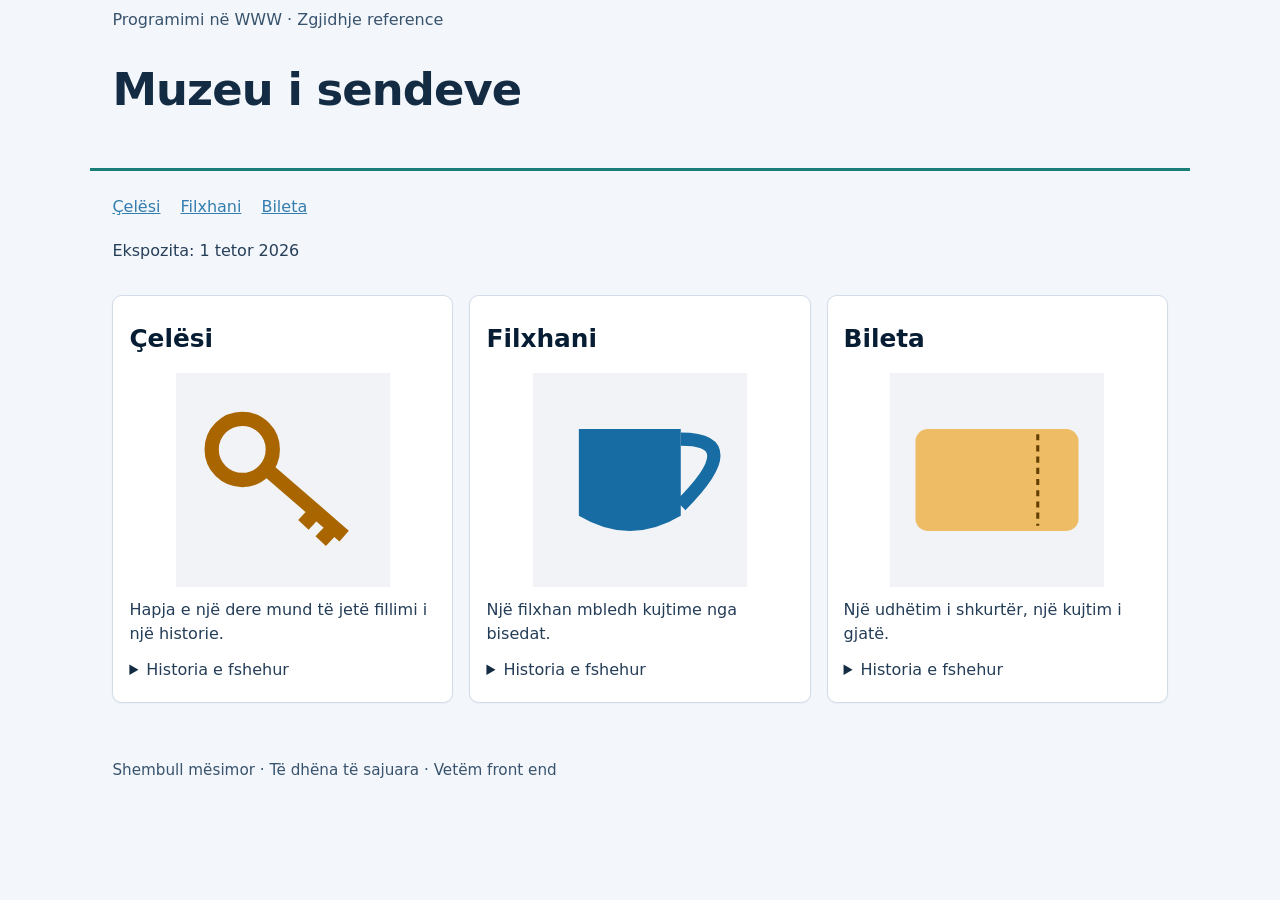
<file: Java2/index.html>
<!doctype html>
<html lang="sq">
  <head>
    <meta charset="UTF-8" />
    <meta name="viewport" content="width=device-width, initial-scale=1" />
    <title>Muzeu i sendeve të zakonshme</title>
    <link rel="stylesheet" href="style.css" />
  </head>
  <body>
    <a class="skip" href="#main">Kalo te përmbajtja</a>

    <header>
      <p>Programimi në WWW · Zgjidhje reference</p>
      <h1>Muzeu i sendeve</h1>
    </header>

    <main id="main">
      <nav class="nav" aria-label="Navigimi i ekspozitës">
        <a href="#celesi">Çelësi</a>
        <a href="#filxhani">Filxhani</a>
        <a href="#bileta">Bileta</a>
      </nav>

      <p class="exhibition">Ekspozita: 1 tetor 2026</p>

      <section class="museum-grid" aria-label="Sendet e muzeut">
        <article class="card" id="celesi">
          <h2>Çelësi</h2>
          <img src="celesi.svg" alt="Ilustrim i një çelësi" />
          <p>Hapja e një dere mund të jetë fillimi i një historie.</p>
          <details>
            <summary>Historia e fshehur</summary>
            <p>Një çelës i vogël mund të hapë një derë të madhe dhe të ruajë kujtime të veçanta.</p>
          </details>
        </article>

        <article class="card" id="filxhani">
          <h2>Filxhani</h2>
          <img src="filxhani.svg" alt="Ilustrim i një filxhani" />
          <p>Një filxhan mbledh kujtime nga bisedat.</p>
          <details>
            <summary>Historia e fshehur</summary>
            <p>Një filxhan i zakonshëm mund të lidhet me mëngjese të qeta, miqësi dhe biseda të gjata.</p>
          </details>
        </article>

        <article class="card" id="bileta">
          <h2>Bileta</h2>
          <img src="bileta.svg" alt="Ilustrim i një bilete" />
          <p>Një udhëtim i shkurtër, një kujtim i gjatë.</p>
          <details>
            <summary>Historia e fshehur</summary>
            <p>Edhe një biletë e vogël mund të jetë dëshmi e një udhëtimi që mbetet gjatë në kujtesë.</p>
          </details>
        </article>
      </section>
    </main>

    <footer>Shembull mësimor · Të dhëna të sajuara · Vetëm front end</footer>
  </body>
</html>
</file>
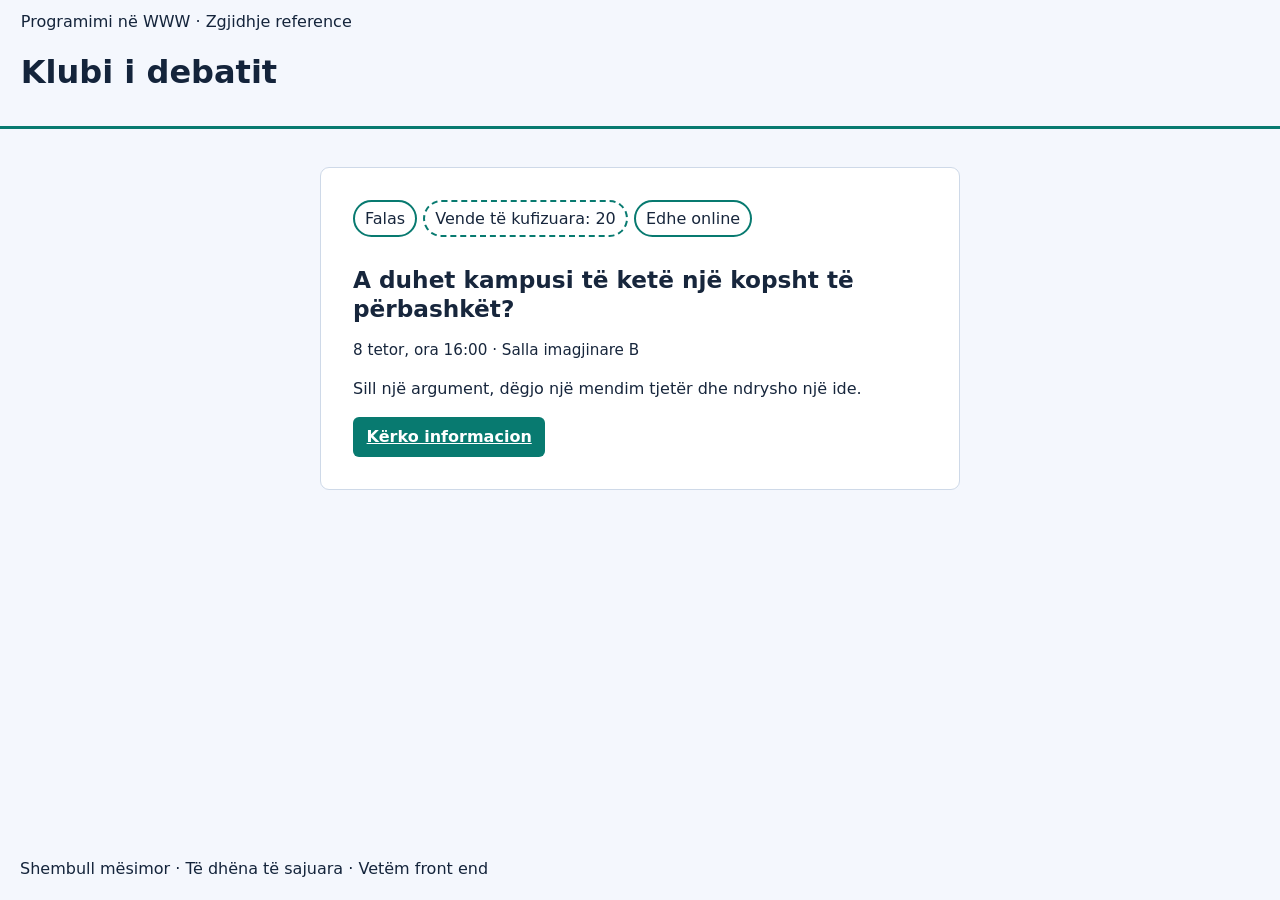
<file: Java3/index.html>
<!doctype html>
<html lang="sq">
  <head>
    <meta charset="UTF-8" />
    <meta name="viewport" content="width=device-width, initial-scale=1" />
    <title>Klubi i debatit</title>
    <link rel="stylesheet" href="style.css" />
    <link rel="stylesheet" href="gabime.css" />
  </head>
  <body>
    <a class="skip" href="#main">Kalo te përmbajtja</a>

    <header class="site-header">
      <p>Programimi në WWW · Zgjidhje reference</p>
      <h1>Klubi i debatit</h1>
    </header>

    <main id="main">
      <article id="poster" class="poster">
        <div class="etiketat" aria-label="Informacione të shkurtra">
          <span class="etiketa">Falas</span>
          <span class="etiketa etiketa--kufizuar">Vende të kufizuara: 20</span>
          <span class="etiketa">Edhe online</span>
        </div>

        <h2>A duhet kampusi të ketë një kopsht të përbashkët?</h2>
        <p class="detajet">
          <time datetime="2026-10-08T16:00">8 tetor, ora 16:00</time>
          · Salla imagjinare B
        </p>
        <p>Sill një argument, dëgjo një mendim tjetër dhe ndrysho një ide.</p>
        <a class="butoni" href="mailto:debati@example.com?subject=Informacion për debatin">
          Kërko informacion
        </a>
      </article>
    </main>

    <footer>Shembull mësimor · Të dhëna të sajuara · Vetëm front end</footer>
  </body>
</html>
</file>
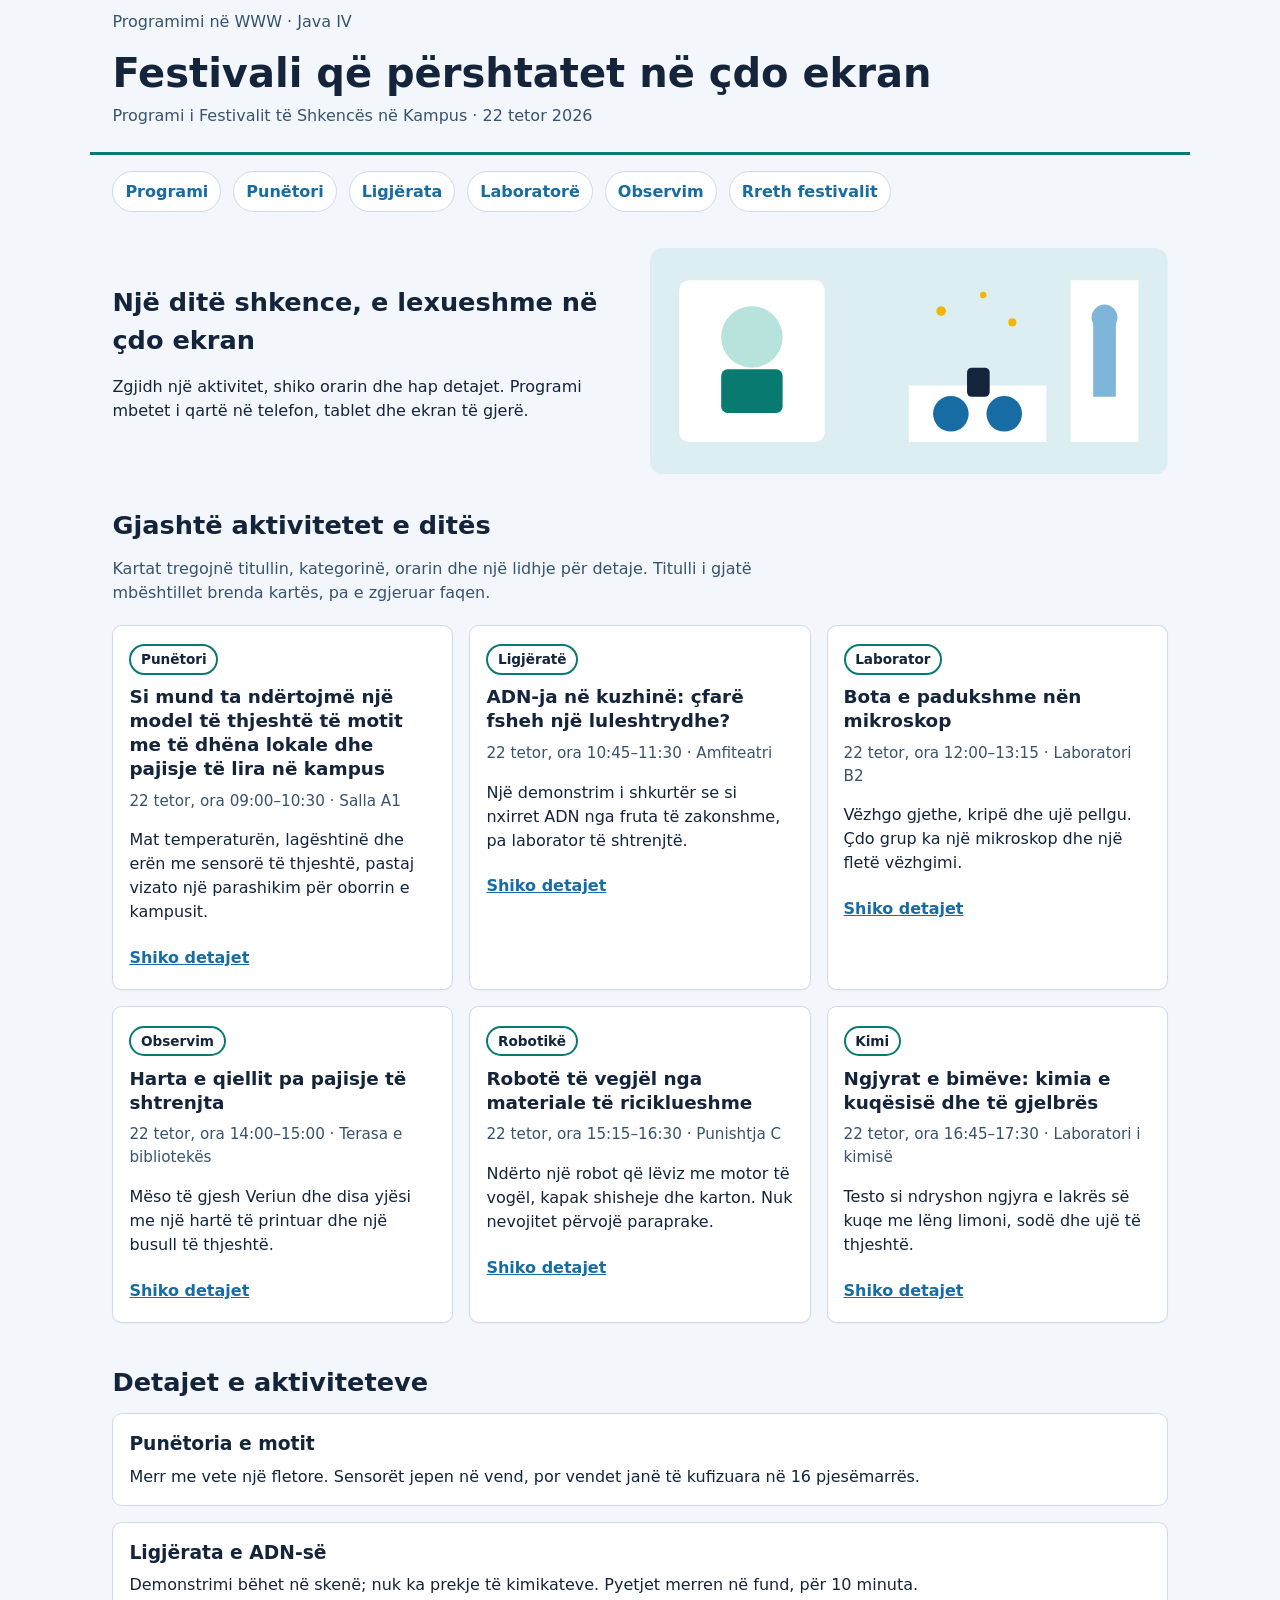
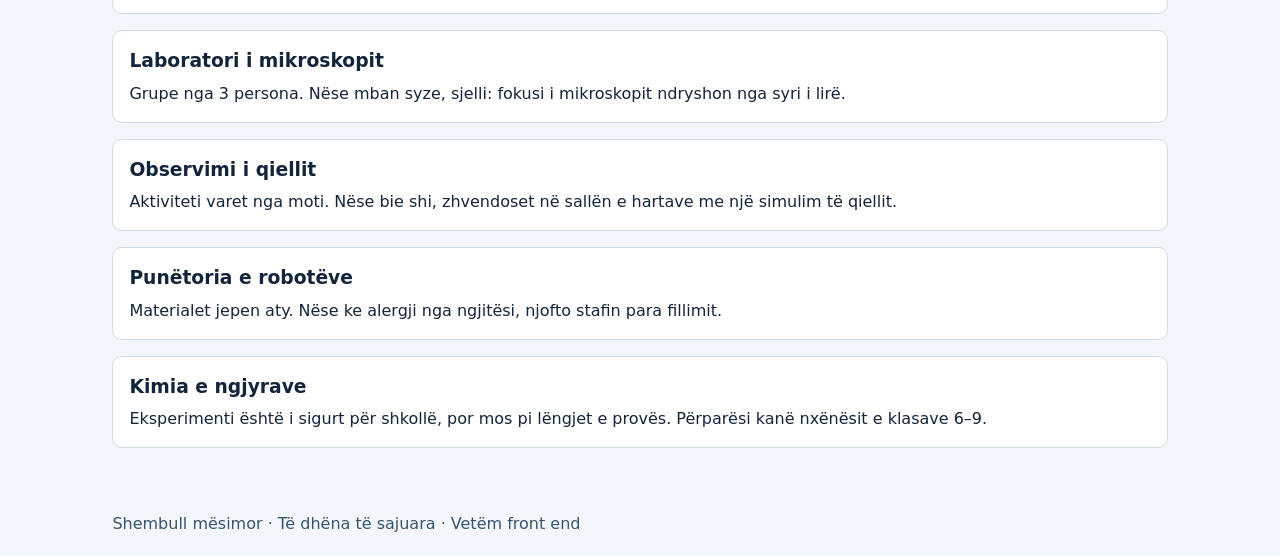
<file: Java4/Fillimi/index.html>
<!doctype html>
<html lang="sq">
  <head>
    <meta charset="UTF-8" />
    <meta name="viewport" content="width=device-width, initial-scale=1" />
    <title>Festivali që përshtatet në çdo ekran</title>
    <link rel="stylesheet" href="style.css" />
  </head>
  <body>
    <a class="skip" href="#main">Kalo te përmbajtja</a>

    <header>
      <p>Programimi në WWW · Java IV</p>
      <h1>Festivali që përshtatet në çdo ekran</h1>
      <p class="nëntitulli">Programi i Festivalit të Shkencës në Kampus · 22 tetor 2026</p>
    </header>

    <nav class="menu" aria-label="Navigimi i festivalit">
      <a href="#programi">Programi</a>
      <a href="#pune-moti">Punëtori</a>
      <a href="#ligjerate-adne">Ligjërata</a>
      <a href="#lab-mikroskop">Laboratorë</a>
      <a href="#observim-qielli">Observim</a>
      <a href="#rreth">Rreth festivalit</a>
    </nav>

    <main id="main">
      <section class="hero" aria-labelledby="hero-titull">
        <div class="hero-tekst">
          <h2 id="hero-titull">Një ditë shkence, e lexueshme në çdo ekran</h2>
          <p>
            Zgjidh një aktivitet, shiko orarin dhe hap detajet. Programi mbetet i
            qartë në telefon, tablet dhe ekran të gjerë.
          </p>
        </div>
        <figure class="hero-figura">
          <svg
            class="imazh-fleksibel"
            viewBox="0 0 640 280"
            role="img"
            aria-labelledby="hero-img-titull hero-img-desc"
          >
            <title id="hero-img-titull">Ilustrim i festivalit të shkencës</title>
            <desc id="hero-img-desc">
              Një poster i thjeshtë me laborator, yje dhe një robot të vogël.
            </desc>
            <rect width="640" height="280" rx="16" fill="#dceef2" />
            <rect x="36" y="40" width="180" height="200" rx="12" fill="#ffffff" />
            <circle cx="126" cy="110" r="38" fill="#b7e3dc" />
            <rect x="88" y="150" width="76" height="54" rx="8" fill="#087a70" />
            <circle cx="360" cy="78" r="6" fill="#f2b705" />
            <circle cx="412" cy="58" r="4" fill="#f2b705" />
            <circle cx="448" cy="92" r="5" fill="#f2b705" />
            <path d="M320 170h170v70H320z" fill="#ffffff" />
            <circle cx="372" cy="205" r="22" fill="#176ca4" />
            <circle cx="438" cy="205" r="22" fill="#176ca4" />
            <rect x="392" y="148" width="28" height="36" rx="6" fill="#14243b" />
            <path d="M520 40h84v200h-84z" fill="#ffffff" />
            <path d="M548 88h28v96h-28z" fill="#7eb6d9" />
            <circle cx="562" cy="86" r="16" fill="#7eb6d9" />
          </svg>
        </figure>
      </section>

      <section id="programi" aria-labelledby="programi-titull">
        <h2 id="programi-titull">Gjashtë aktivitetet e ditës</h2>
        <p class="hyrje">
          Kartat tregojnë titullin, kategorinë, orarin dhe një lidhje për detaje.
          Titulli i gjatë mbështillet brenda kartës, pa e zgjeruar faqen.
        </p>

        <div class="kartat">
          <article class="karta" id="pune-moti">
            <p class="kategori">Punëtori</p>
            <h3>
              Si mund ta ndërtojmë një model të thjeshtë të motit me të dhëna lokale dhe pajisje të lira në kampus
            </h3>
            <p class="orar">
              <time datetime="2026-10-22T09:00">22 tetor, ora 09:00–10:30</time>
              · Salla A1
            </p>
            <p>
              Mat temperaturën, lagështinë dhe erën me sensorë të thjeshtë, pastaj
              vizato një parashikim për oborrin e kampusit.
            </p>
            <a href="#detaje-moti">Shiko detajet</a>
          </article>

          <article class="karta" id="ligjerate-adne">
            <p class="kategori">Ligjëratë</p>
            <h3>ADN-ja në kuzhinë: çfarë fsheh një luleshtrydhe?</h3>
            <p class="orar">
              <time datetime="2026-10-22T10:45">22 tetor, ora 10:45–11:30</time>
              · Amfiteatri
            </p>
            <p>
              Një demonstrim i shkurtër se si nxirret ADN nga fruta të zakonshme,
              pa laborator të shtrenjtë.
            </p>
            <a href="#detaje-adne">Shiko detajet</a>
          </article>

          <article class="karta" id="lab-mikroskop">
            <p class="kategori">Laborator</p>
            <h3>Bota e padukshme nën mikroskop</h3>
            <p class="orar">
              <time datetime="2026-10-22T12:00">22 tetor, ora 12:00–13:15</time>
              · Laboratori B2
            </p>
            <p>
              Vëzhgo gjethe, kripë dhe ujë pellgu. Çdo grup ka një mikroskop dhe
              një fletë vëzhgimi.
            </p>
            <a href="#detaje-mikroskop">Shiko detajet</a>
          </article>

          <article class="karta" id="observim-qielli">
            <p class="kategori">Observim</p>
            <h3>Harta e qiellit pa pajisje të shtrenjta</h3>
            <p class="orar">
              <time datetime="2026-10-22T14:00">22 tetor, ora 14:00–15:00</time>
              · Terasa e bibliotekës
            </p>
            <p>
              Mëso të gjesh Veriun dhe disa yjësi me një hartë të printuar dhe
              një busull të thjeshtë.
            </p>
            <a href="#detaje-qielli">Shiko detajet</a>
          </article>

          <article class="karta" id="robot-riciklim">
            <p class="kategori">Robotikë</p>
            <h3>Robotë të vegjël nga materiale të riciklueshme</h3>
            <p class="orar">
              <time datetime="2026-10-22T15:15">22 tetor, ora 15:15–16:30</time>
              · Punishtja C
            </p>
            <p>
              Ndërto një robot që lëviz me motor të vogël, kapak shisheje dhe
              karton. Nuk nevojitet përvojë paraprake.
            </p>
            <a href="#detaje-robot">Shiko detajet</a>
          </article>

          <article class="karta" id="kime-ngjyra">
            <p class="kategori">Kimi</p>
            <h3>Ngjyrat e bimëve: kimia e kuqësisë dhe të gjelbrës</h3>
            <p class="orar">
              <time datetime="2026-10-22T16:45">22 tetor, ora 16:45–17:30</time>
              · Laboratori i kimisë
            </p>
            <p>
              Testo si ndryshon ngjyra e lakrës së kuqe me lëng limoni, sodë dhe
              ujë të thjeshtë.
            </p>
            <a href="#detaje-ngjyra">Shiko detajet</a>
          </article>
        </div>
      </section>

      <section class="detajet" id="rreth" aria-labelledby="detaje-titull">
        <h2 id="detaje-titull">Detajet e aktiviteteve</h2>

        <article id="detaje-moti">
          <h3>Punëtoria e motit</h3>
          <p>
            Merr me vete një fletore. Sensorët jepen në vend, por vendet janë të
            kufizuara në 16 pjesëmarrës.
          </p>
        </article>
        <article id="detaje-adne">
          <h3>Ligjërata e ADN-së</h3>
          <p>
            Demonstrimi bëhet në skenë; nuk ka prekje të kimikateve. Pyetjet
            merren në fund, për 10 minuta.
          </p>
        </article>
        <article id="detaje-mikroskop">
          <h3>Laboratori i mikroskopit</h3>
          <p>
            Grupe nga 3 persona. Nëse mban syze, sjelli: fokusi i mikroskopit
            ndryshon nga syri i lirë.
          </p>
        </article>
        <article id="detaje-qielli">
          <h3>Observimi i qiellit</h3>
          <p>
            Aktiviteti varet nga moti. Nëse bie shi, zhvendoset në sallën e
            hartave me një simulim të qiellit.
          </p>
        </article>
        <article id="detaje-robot">
          <h3>Punëtoria e robotëve</h3>
          <p>
            Materialet jepen aty. Nëse ke alergji nga ngjitësi, njofto stafin para
            fillimit.
          </p>
        </article>
        <article id="detaje-ngjyra">
          <h3>Kimia e ngjyrave</h3>
          <p>
            Eksperimenti është i sigurt për shkollë, por mos pi lëngjet e
            provës. Përparësi kanë nxënësit e klasave 6–9.
          </p>
        </article>
      </section>
    </main>

    <footer>Shembull mësimor · Të dhëna të sajuara · Vetëm front end</footer>
  </body>
</html>
</file>
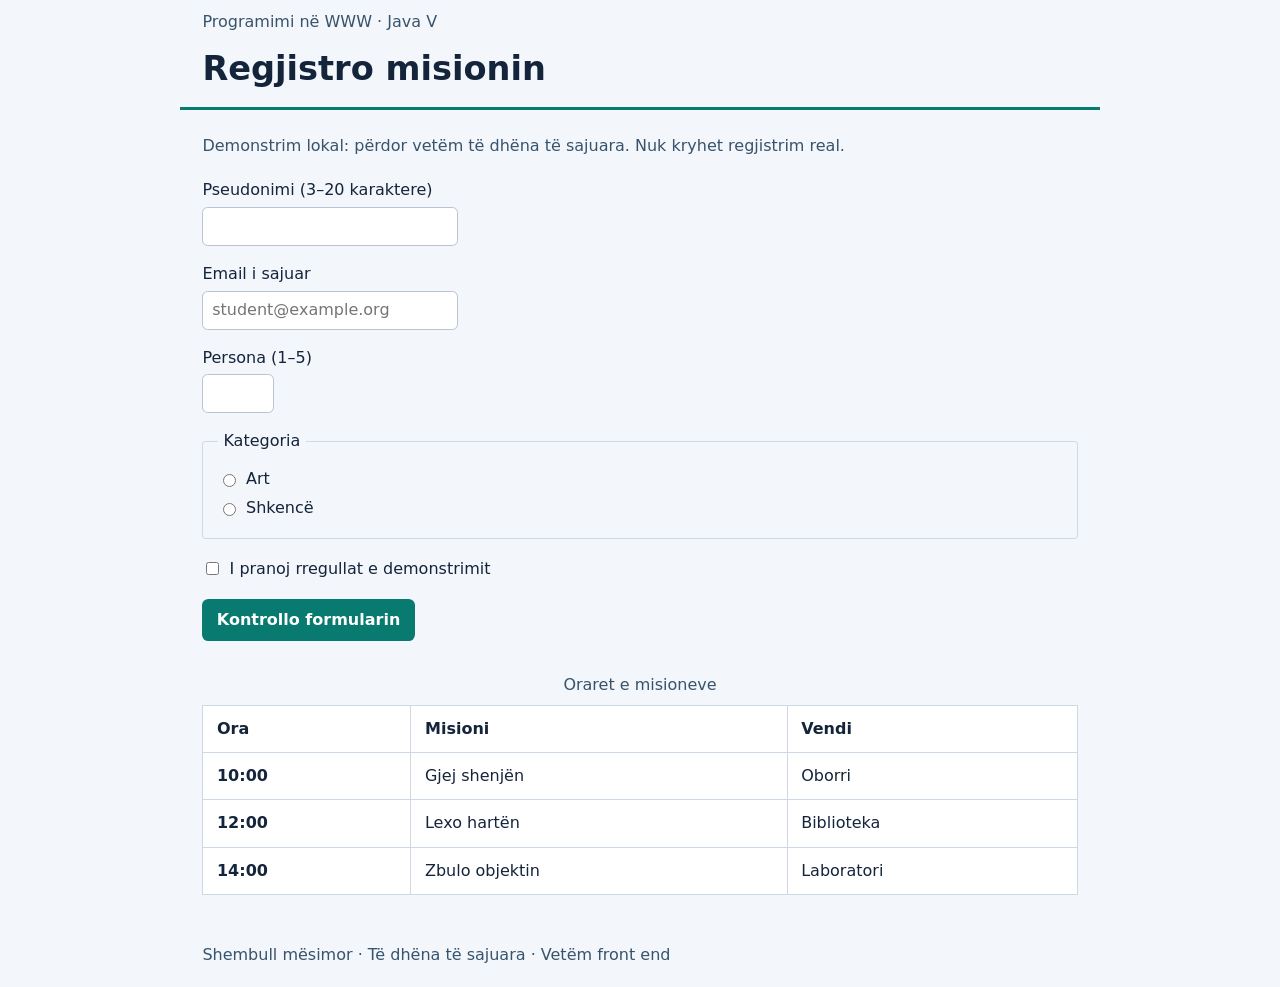
<file: Java5/Fillimi/index.html>
<!doctype html>
<html lang="sq">
  <head>
    <meta charset="UTF-8" />
    <meta name="viewport" content="width=device-width, initial-scale=1" />
    <title>Regjistro misionin</title>
    <link rel="stylesheet" href="style.css" />
  </head>
  <body>
    <a class="skip" href="#main">Kalo te përmbajtja</a>

    <header>
      <p>Programimi në WWW · Java V</p>
      <h1>Regjistro misionin</h1>
    </header>

    <main id="main">
      <p class="shenim">
        Demonstrim lokal: përdor vetëm të dhëna të sajuara. Nuk kryhet
        regjistrim real.
      </p>

      <form action="pranuar.html" method="get">
        <p class="fushe">
          <label for="pseudonimi">Pseudonimi (3–20 karaktere)</label>
          <input
            id="pseudonimi"
            name="pseudonimi"
            type="text"
            minlength="3"
            maxlength="20"
            required
            autocomplete="nickname"
          />
        </p>

        <p class="fushe">
          <label for="email">Email i sajuar</label>
          <input
            id="email"
            name="email"
            type="email"
            required
            placeholder="student@example.org"
            autocomplete="email"
          />
        </p>

        <p class="fushe">
          <label for="persona">Persona (1–5)</label>
          <input
            id="persona"
            name="persona"
            type="number"
            min="1"
            max="5"
            required
            inputmode="numeric"
          />
        </p>

        <fieldset>
          <legend>Kategoria</legend>
          <p class="zgjedhje">
            <input id="kategoria-art" name="kategoria" type="radio" value="art" required />
            <label for="kategoria-art">Art</label>
          </p>
          <p class="zgjedhje">
            <input id="kategoria-shkence" name="kategoria" type="radio" value="shkence" />
            <label for="kategoria-shkence">Shkencë</label>
          </p>
        </fieldset>

        <p class="zgjedhje pranim">
          <input id="rregullat" name="rregullat" type="checkbox" value="po" required />
          <label for="rregullat">I pranoj rregullat e demonstrimit</label>
        </p>

        <button type="submit">Kontrollo formularin</button>
      </form>

      <table>
        <caption>
          Oraret e misioneve
        </caption>
        <thead>
          <tr>
            <th scope="col">Ora</th>
            <th scope="col">Misioni</th>
            <th scope="col">Vendi</th>
          </tr>
        </thead>
        <tbody>
          <tr>
            <th scope="row">10:00</th>
            <td>Gjej shenjën</td>
            <td>Oborri</td>
          </tr>
          <tr>
            <th scope="row">12:00</th>
            <td>Lexo hartën</td>
            <td>Biblioteka</td>
          </tr>
          <tr>
            <th scope="row">14:00</th>
            <td>Zbulo objektin</td>
            <td>Laboratori</td>
          </tr>
        </tbody>
      </table>
    </main>

    <footer>Shembull mësimor · Të dhëna të sajuara · Vetëm front end</footer>
  </body>
</html>
</file>
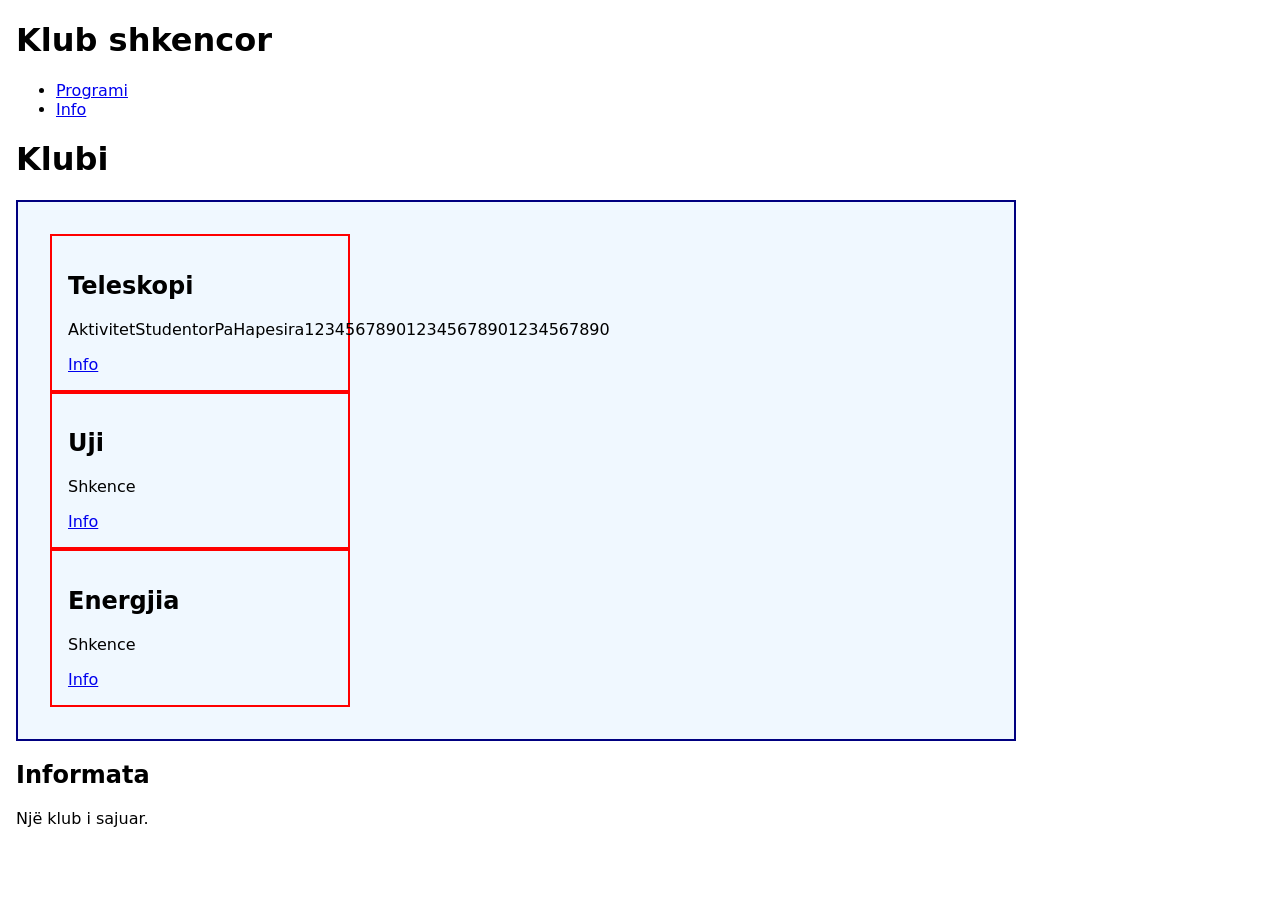
<file: prova1/Fillimi/index.html>
<!doctype html>
<html lang="sq">
  <head>
    <meta charset="UTF-8" />
    <meta name="viewport" content="width=device-width,initial-scale=1" />
    <title>Prova</title>
    <link rel="stylesheet" href="style.css" />
  </head>
  <body>
    <h1>Klub shkencor</h1>

    <nav>
      <ul>
        <li><a href="#programi">Programi</a></li>
        <li><a href="#info">Info</a></li>
      </ul>
    </nav>

    <main>
      <h1>Klubi</h1>

      <section id="programi" class="cards">
        <!-- TODO: tri article me h2 dhe kategori -->
         <article class="art1">
          <h2>Teleskopi</h2>
          <p>AktivitetStudentorPaHapesira123456789012345678901234567890</p>
          <a href="#info">Info</a>
         </article>

         <article class="art2">
          <h2>Uji</h2>
          <p>Shkence</p>
          <a href="#info">Info</a>
         </article>

         <article class="art3">
          <h2>Energjia</h2>
          <p>Shkence</p>
          <a href="#info">Info</a>
         </article>

      </section>

      <section id="info">
        <h2>Informata</h2>
        <p>Një klub i sajuar.</p>
      </section>

    </main>

  </body>
</html>
</file>
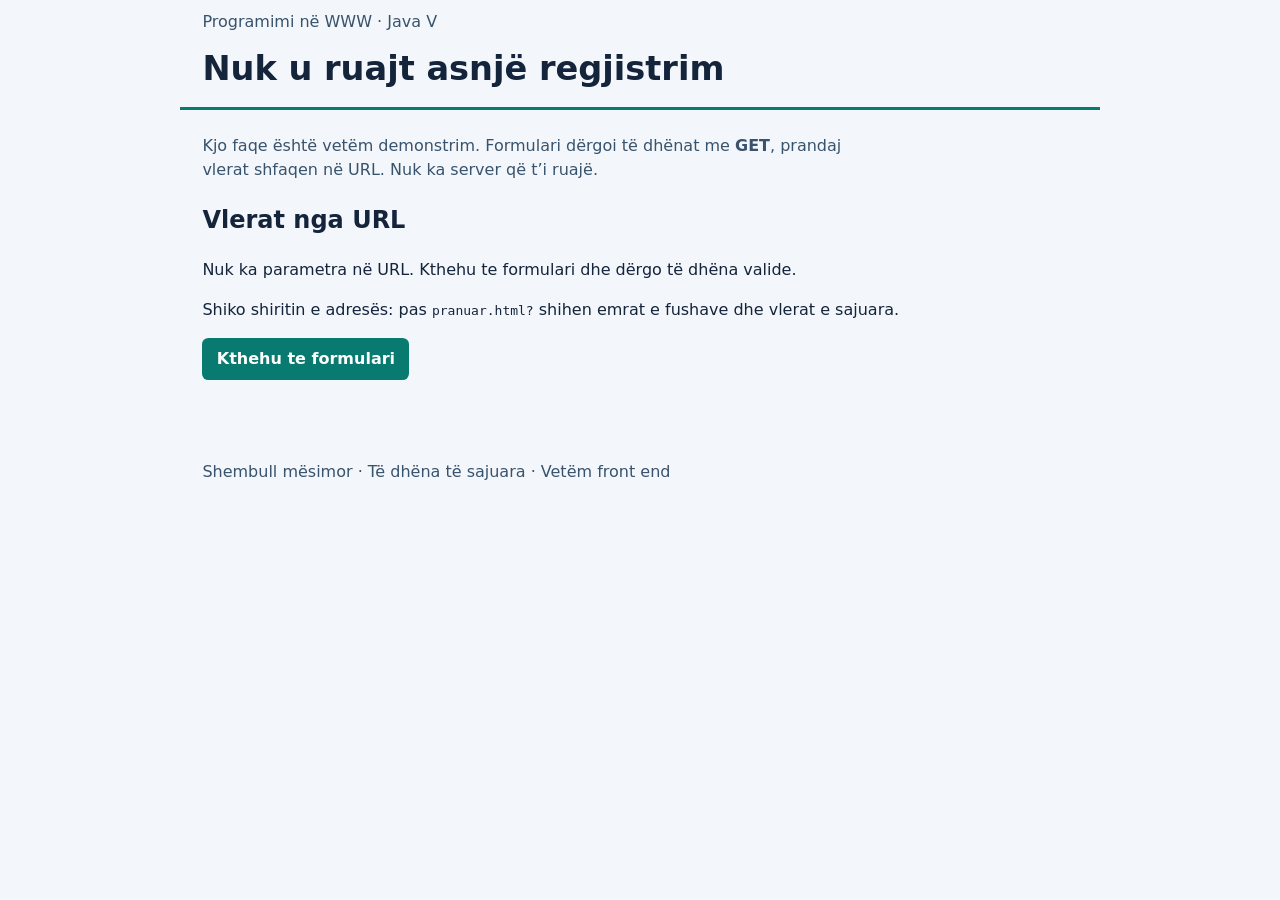
<file: Java5/Fillimi/pranuar.html>
<!doctype html>
<html lang="sq">
  <head>
    <meta charset="UTF-8" />
    <meta name="viewport" content="width=device-width, initial-scale=1" />
    <title>Demonstrimi i GET</title>
    <link rel="stylesheet" href="style.css" />
  </head>
  <body>
    <a class="skip" href="#main">Kalo te përmbajtja</a>

    <header>
      <p>Programimi në WWW · Java V</p>
      <h1>Nuk u ruajt asnjë regjistrim</h1>
    </header>

    <main id="main">
      <p class="shenim">
        Kjo faqe është vetëm demonstrim. Formulari dërgoi të dhënat me
        <strong>GET</strong>, prandaj vlerat shfaqen në URL. Nuk ka server që
        t’i ruajë.
      </p>

      <h2>Vlerat nga URL</h2>
      <dl class="te-dhenat" id="te-dhenat"></dl>

      <p>
        Shiko shiritin e adresës: pas
        <code>pranuar.html?</code>
        shihen emrat e fushave dhe vlerat e sajuara.
      </p>

      <a class="kthehu" href="index.html">Kthehu te formulari</a>
    </main>

    <footer>Shembull mësimor · Të dhëna të sajuara · Vetëm front end</footer>

    <script>
      const emrat = {
        pseudonimi: "Pseudonimi",
        email: "Email i sajuar",
        persona: "Persona",
        kategoria: "Kategoria",
        rregullat: "Rregullat",
      };

      const params = new URLSearchParams(location.search);
      const lista = document.getElementById("te-dhenat");

      if ([...params].length === 0) {
        const p = document.createElement("p");
        p.textContent = "Nuk ka parametra në URL. Kthehu te formulari dhe dërgo të dhëna valide.";
        lista.replaceWith(p);
      } else {
        for (const [celesi, vlera] of params) {
          const dt = document.createElement("dt");
          dt.textContent = emrat[celesi] || celesi;
          const dd = document.createElement("dd");
          dd.textContent = vlera;
          lista.append(dt, dd);
        }
      }
    </script>
  </body>
</html>
</file>
<file: Java2/style.css>
* {
  box-sizing: border-box;
}

html {
  scroll-behavior: smooth;
}

body {
  font-family: system-ui, -apple-system, BlinkMacSystemFont, "Segoe UI", sans-serif;
  margin: 0;
  min-height: 100vh;
  background: #f3f6fa;
  color: #132b43;
  line-height: 1.5;
}

.skip {
  position: absolute;
  left: -9999px;
  top: 0;
}

.skip:focus {
  left: 1rem;
  top: 1rem;
  z-index: 10;
  padding: 0.5rem 0.75rem;
  background: #fff;
  color: #176ca4;
  border: 2px solid #176ca4;
  border-radius: 0.25rem;
}

header,
main,
footer {
  max-width: 1100px;
  margin-inline: auto;
}

header {
  padding: 0.5rem 1.4rem 2.8rem;
  border-bottom: 3px solid #197d78;
}

header p {
  margin: 0 0 1.5rem;
  color: #38536d;
  font-size: 1rem;
}

h1 {
  margin: 0;
  font-size: clamp(2rem, 4vw, 2.8rem);
  letter-spacing: -0.02em;
}

main {
  padding: 1.5rem 1.4rem 3.5rem;
}

.nav {
  display: flex;
  gap: 1.25rem;
  margin-bottom: 1.25rem;
}

.nav a {
  color: #337daf;
  font-size: 1rem;
}

.nav a:hover,
.nav a:focus-visible {
  color: #175a83;
}

.exhibition {
  margin: 0 0 2rem;
  color: #263f59;
}

.museum-grid {
  display: grid;
  grid-template-columns: repeat(3, minmax(0, 1fr));
  gap: 1rem;
}

.card {
  background: #fff;
  border: 1px solid #d1dce8;
  border-radius: 0.6rem;
  padding: 1.5rem 1rem 1.2rem;
  box-shadow: 0 1px 2px rgba(20, 40, 60, 0.04);
}

.card h2 {
  margin: 0 0 1rem;
  font-size: 1.55rem;
  color: #071d34;
}

.card img {
  display: block;
  width: 214px;
  height: 214px;
  max-width: 100%;
  margin: 0 auto 0.7rem;
  background: #f1f3f6;
}

.card > p {
  margin: 0 0 0.75rem;
  color: #243d57;
}

details {
  color: #243d57;
}

summary {
  cursor: pointer;
  font-size: 1rem;
}

summary::marker {
  color: #132b43;
}

details p {
  margin: 0.6rem 0 0;
  padding-left: 1.2rem;
}

footer {
  padding: 0 1.4rem 0.5rem;
  color: #38536d;
  font-size: 0.95rem;
}

@media (max-width: 800px) {
  .museum-grid {
    grid-template-columns: 1fr;
  }

  .card img {
    width: min(210px, 100%);
    height: auto;
  }
}

@media (max-width: 480px) {
  header,
  main,
  footer {
    padding-left: 1rem;
    padding-right: 1rem;
  }

  .nav {
    flex-wrap: wrap;
    gap: 0.75rem 1.25rem;
  }
}
</file>
<file: Java3/style.css>
:root {
  --sfondi: #f4f7fd;
  --paneli: #ffffff;
  --teksti: #14243b;
  --theksi: #087a70;
  --korniza: #ced9e8;
  --hapesira: 1rem;
}

* {
  box-sizing: border-box;
}

html,
body {
  min-height: 100%;
}

body {
  font-family: system-ui, sans-serif;
  color: var(--teksti);
  background: var(--sfondi);
  margin: 0;
  line-height: 1.45;
}

.skip {
  position: absolute;
  top: -4rem;
  left: var(--hapesira);
  z-index: 1;
  padding: 0.6rem 0.9rem;
  color: white;
  background: var(--theksi);
}

.skip:focus {
  top: var(--hapesira);
}

.site-header {
  padding: 0.65rem 1.3rem 2.25rem;
  border-bottom: 3px solid var(--theksi);
}

.site-header p {
  margin: 0 0 1.25rem;
}

h1 {
  margin: 0;
  font-size: 2rem;
  line-height: 1.15;
}

main {
  padding: 2.35rem var(--hapesira);
}

.poster {
  margin-inline: auto;
  border: 1px solid var(--korniza);
  border-radius: 9px;
  background: var(--paneli);
}

.etiketat {
  display: flex;
  flex-wrap: wrap;
  gap: 0.4rem;
  margin-bottom: 1.75rem;
}

.etiketa {
  display: inline-block;
  padding: 0.32rem 0.62rem;
  border: 2px solid var(--theksi);
  border-radius: 999px;
}

.etiketa--kufizuar {
  border-style: dashed;
}

h2 {
  margin: 0 0 1rem;
  font-size: 1.45rem;
  line-height: 1.25;
}

.poster p {
  margin: 0 0 1rem;
}

.detajet {
  font-size: 0.95rem;
}

.butoni {
  display: inline-block;
  padding: 0.55rem 0.85rem;
  border-radius: 6px;
  color: white;
  background: var(--theksi);
  font-weight: 600;
}

.butoni:hover {
  background: #075f58;
}

a:focus-visible {
  outline: 4px solid #f2b705;
  outline-offset: 3px;
}

footer {
  padding: 1.25rem;
}

@media (min-height: 560px) {
  body {
    display: flex;
    min-height: 100vh;
    flex-direction: column;
  }

  footer {
    margin-top: auto;
  }
}

@media (max-width: 480px) {
  .site-header {
    padding-bottom: 1.5rem;
  }

  h1 {
    font-size: 1.75rem;
  }

  main {
    padding-block: 1.5rem;
  }

  h2 {
    font-size: 1.25rem;
  }
}
</file>
<file: Java3/gabime.css>
/*
  #poster fitonte ndaj .poster sepse selektori me ID ka specifikë më të
  lartë. Rregullat tani janë bashkuar këtu pa konflikt dhe pa !important.

  box-sizing: border-box (te style.css) bën që padding dhe border të
  përfshihen brenda width, ndaj paneli nuk e tejkalon ekranin.
*/
#poster {
  color: #17263c;
  width: min(100%, 40rem);
  padding: clamp(1.5rem, 4vw, 2rem);
}
</file>
<file: Java4/Fillimi/style.css>
:root {
  --sfondi: #f3f6fa;
  --paneli: #ffffff;
  --teksti: #14243b;
  --ndihmes: #38536d;
  --theksi: #087a70;
  --lidhja: #176ca4;
  --korniza: #ced9e8;
  --hapesira: 1rem;
}

* {
  box-sizing: border-box;
}

html {
  scroll-behavior: smooth;
}

body {
  font-family: system-ui, -apple-system, BlinkMacSystemFont, "Segoe UI", sans-serif;
  margin: 0;
  min-height: 100vh;
  color: var(--teksti);
  background: var(--sfondi);
  line-height: 1.5;
}

.skip {
  position: absolute;
  left: -9999px;
  top: 0;
}

.skip:focus {
  left: var(--hapesira);
  top: var(--hapesira);
  z-index: 10;
  padding: 0.5rem 0.75rem;
  background: var(--paneli);
  color: var(--lidhja);
  border: 2px solid var(--lidhja);
  border-radius: 0.25rem;
}

header,
.menu,
main,
footer {
  width: min(1100px, 100%);
  margin-inline: auto;
  padding-inline: 1.4rem;
}

header {
  padding-top: 0.65rem;
  padding-bottom: 1.5rem;
  border-bottom: 3px solid var(--theksi);
}

header p {
  margin: 0 0 1rem;
  color: var(--ndihmes);
}

h1 {
  margin: 0 0 0.5rem;
  font-size: clamp(1.7rem, 4vw, 2.5rem);
  line-height: 1.15;
  overflow-wrap: anywhere;
}

.nëntitulli {
  margin: 0;
  font-size: 1rem;
}

.menu {
  display: flex;
  flex-wrap: wrap;
  gap: 0.55rem 0.75rem;
  padding-block: 1rem;
}

.menu a {
  display: inline-block;
  padding: 0.45rem 0.75rem;
  border: 1px solid var(--korniza);
  border-radius: 999px;
  background: var(--paneli);
  color: var(--lidhja);
  text-decoration: none;
  font-weight: 600;
}

.menu a:hover {
  border-color: var(--theksi);
  color: var(--theksi);
}

.menu a:focus-visible,
.skip:focus,
.karta a:focus-visible,
.detajet a:focus-visible {
  outline: 3px solid #f2b705;
  outline-offset: 3px;
}

main {
  padding-top: 1.25rem;
  padding-bottom: 3rem;
}

.hero {
  display: flex;
  flex-wrap: wrap;
  gap: 1.25rem;
  align-items: center;
  margin-bottom: 2rem;
}

.hero-tekst {
  flex: 1 1 16rem;
  min-width: 0;
}

.hero-figura {
  flex: 1 1 16rem;
  min-width: 0;
  margin: 0;
}

.imazh-fleksibel {
  display: block;
  width: 100%;
  max-width: 100%;
  height: auto;
}

h2 {
  margin: 0 0 0.75rem;
  font-size: clamp(1.25rem, 3vw, 1.6rem);
  overflow-wrap: anywhere;
}

.hyrje {
  margin: 0 0 1.25rem;
  color: var(--ndihmes);
  max-width: 42rem;
}

.kartat {
  display: grid;
  grid-template-columns: 1fr;
  gap: 1rem;
}

.karta {
  min-width: 0;
  padding: 1.15rem 1rem 1.2rem;
  border: 1px solid var(--korniza);
  border-radius: 0.6rem;
  background: var(--paneli);
  box-shadow: 0 1px 2px rgba(20, 40, 60, 0.04);
}

.kategori {
  display: inline-block;
  margin: 0 0 0.65rem;
  padding: 0.2rem 0.6rem;
  border: 2px solid var(--theksi);
  border-radius: 999px;
  font-size: 0.85rem;
  font-weight: 600;
}

.karta h3 {
  margin: 0 0 0.55rem;
  font-size: 1.15rem;
  line-height: 1.3;
  overflow-wrap: anywhere;
}

.orar {
  margin: 0 0 0.7rem;
  color: var(--ndihmes);
  font-size: 0.95rem;
}

.karta p {
  overflow-wrap: anywhere;
}

.karta a {
  display: inline-block;
  margin-top: 0.35rem;
  color: var(--lidhja);
  font-weight: 600;
}

.karta a:hover {
  color: #0d4f7a;
}

.detajet {
  margin-top: 2.5rem;
}

.detajet article {
  min-width: 0;
  margin-bottom: 1rem;
  padding: 1rem;
  border: 1px solid var(--korniza);
  border-radius: 0.6rem;
  background: var(--paneli);
}

.detajet h3 {
  margin: 0 0 0.4rem;
  overflow-wrap: anywhere;
}

.detajet p {
  margin: 0;
  overflow-wrap: anywhere;
}

footer {
  padding-bottom: 1.25rem;
  color: var(--ndihmes);
}

@media (min-width: 600px) {
  .kartat {
    grid-template-columns: repeat(2, minmax(0, 1fr));
  }
}

@media (min-width: 900px) {
  .kartat {
    grid-template-columns: repeat(3, minmax(0, 1fr));
  }

  .hero {
    flex-wrap: nowrap;
  }
}

@media (max-width: 480px) {
  header,
  .menu,
  main,
  footer {
    padding-inline: 1rem;
  }
}
</file>
<file: Java5/Fillimi/style.css>
:root {
  --sfondi: #f3f6fa;
  --paneli: #ffffff;
  --teksti: #14243b;
  --ndihmes: #38536d;
  --theksi: #087a70;
  --korniza: #ced9e8;
  --hapesira: 1rem;
}

* {
  box-sizing: border-box;
}

body {
  font-family: system-ui, -apple-system, BlinkMacSystemFont, "Segoe UI", sans-serif;
  margin: 0;
  min-height: 100vh;
  color: var(--teksti);
  background: var(--sfondi);
  line-height: 1.5;
}

.skip {
  position: absolute;
  left: -9999px;
  top: 0;
}

.skip:focus {
  left: var(--hapesira);
  top: var(--hapesira);
  z-index: 10;
  padding: 0.5rem 0.75rem;
  background: var(--paneli);
  color: var(--theksi);
  border: 2px solid var(--theksi);
  border-radius: 0.25rem;
}

header,
main,
footer {
  width: min(920px, 100%);
  margin-inline: auto;
  padding-inline: 1.4rem;
}

header {
  padding-top: 0.65rem;
  padding-bottom: 1.15rem;
  border-bottom: 3px solid var(--theksi);
}

header p {
  margin: 0 0 1rem;
  color: var(--ndihmes);
}

h1 {
  margin: 0;
  font-size: clamp(1.6rem, 3.5vw, 2.1rem);
  line-height: 1.15;
}

main {
  padding-top: 1.5rem;
  padding-bottom: 3rem;
}

.shenim {
  margin: 0 0 1.25rem;
  color: var(--ndihmes);
  max-width: 42rem;
}

.fushe {
  margin: 0 0 1rem;
}

label {
  display: block;
  margin-bottom: 0.3rem;
}

input[type="text"],
input[type="email"],
input[type="number"] {
  display: block;
  width: min(16rem, 100%);
  padding: 0.4rem 0.55rem;
  border: 1px solid #b8c4d4;
  border-radius: 0.35rem;
  background: var(--paneli);
  color: var(--teksti);
  font: inherit;
}

input[type="number"] {
  width: 4.5rem;
}

fieldset {
  margin: 0.75rem 0 1.1rem;
  padding: 0.5rem 0.9rem 0.75rem;
  border: 1px solid var(--korniza);
  border-radius: 0.2rem;
}

legend {
  padding: 0 0.35rem;
}

.zgjedhje {
  display: flex;
  align-items: center;
  gap: 0.45rem;
  margin: 0.35rem 0;
}

.zgjedhje label {
  display: inline;
  margin: 0;
}

.pranim {
  margin: 0 0 1.15rem;
}

button[type="submit"],
.kthehu {
  display: inline-block;
  margin: 0 0 2rem;
  padding: 0.55rem 0.9rem;
  border: 0;
  border-radius: 0.4rem;
  background: var(--theksi);
  color: #fff;
  font: inherit;
  font-weight: 600;
  cursor: pointer;
  text-decoration: none;
}

button[type="submit"]:hover,
.kthehu:hover {
  background: #06665e;
}

button[type="submit"]:focus-visible,
.kthehu:focus-visible,
input:focus-visible,
.skip:focus {
  outline: 3px solid #f2b705;
  outline-offset: 3px;
}

table {
  width: 100%;
  border-collapse: collapse;
  background: var(--paneli);
}

caption {
  caption-side: top;
  padding-bottom: 0.5rem;
  color: var(--ndihmes);
}

th,
td {
  padding: 0.7rem 0.85rem;
  border: 1px solid var(--korniza);
  text-align: left;
  vertical-align: top;
}

thead th {
  font-weight: 700;
}

tbody th {
  font-weight: 700;
  white-space: nowrap;
}

.te-dhenat {
  margin: 0 0 1.25rem;
  padding: 0.9rem 1.1rem;
  border: 1px solid var(--korniza);
  border-radius: 0.45rem;
  background: var(--paneli);
}

.te-dhenat dt {
  font-weight: 700;
}

.te-dhenat dd {
  margin: 0 0 0.65rem;
}

footer {
  padding-bottom: 1.25rem;
  color: var(--ndihmes);
}

@media (max-width: 480px) {
  header,
  main,
  footer {
    padding-inline: 1rem;
  }
}
</file>
<file: prova1/Fillimi/style.css>
* { 
  box-sizing: border-box; 
}

.container { 
  display: grid; 
  gap: 1rem; 
}

body {
  font-family: system-ui;
  margin: 1rem;
}

.cards {
  background-color: aliceblue;
  color: black;
  width: 1000px;
  padding: 2rem;
  border: 2px solid navy;
  grid-template-columns: 3fr;
  
}

.art1 {
  width: 300px;
  padding: 1rem;
  border: 2px solid red;
}

.art2 {
  width: 300px;
  padding: 1rem;
  border: 2px solid red;
}

.art3 {
  width: 300px;
  padding: 1rem;
  border: 2px solid red;
}


a:focus-visible {
  outline: 3px solid navy;
  outline-offset: 3px;
}

@media (min-width: 800px) {
  .cards {
    grid-template-columns: repeat(3, 1fr);
  }
}
</file>
